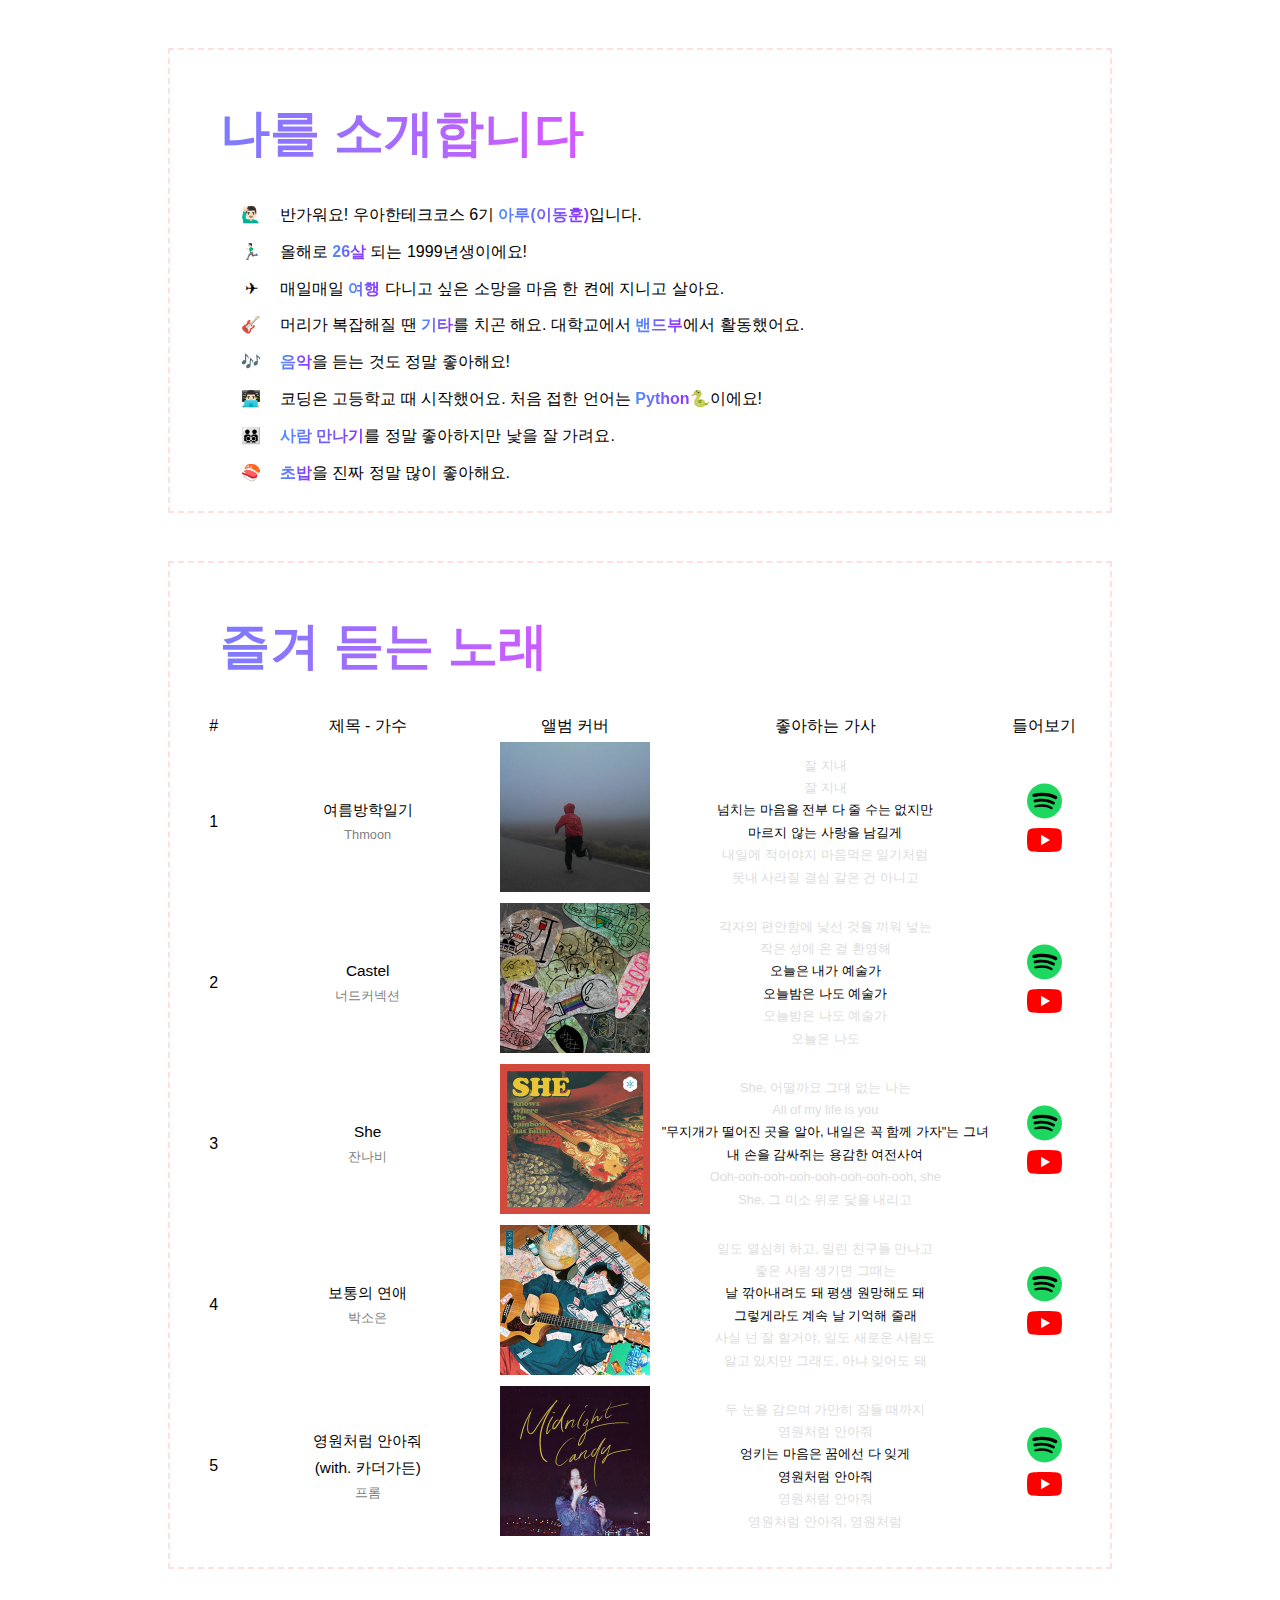
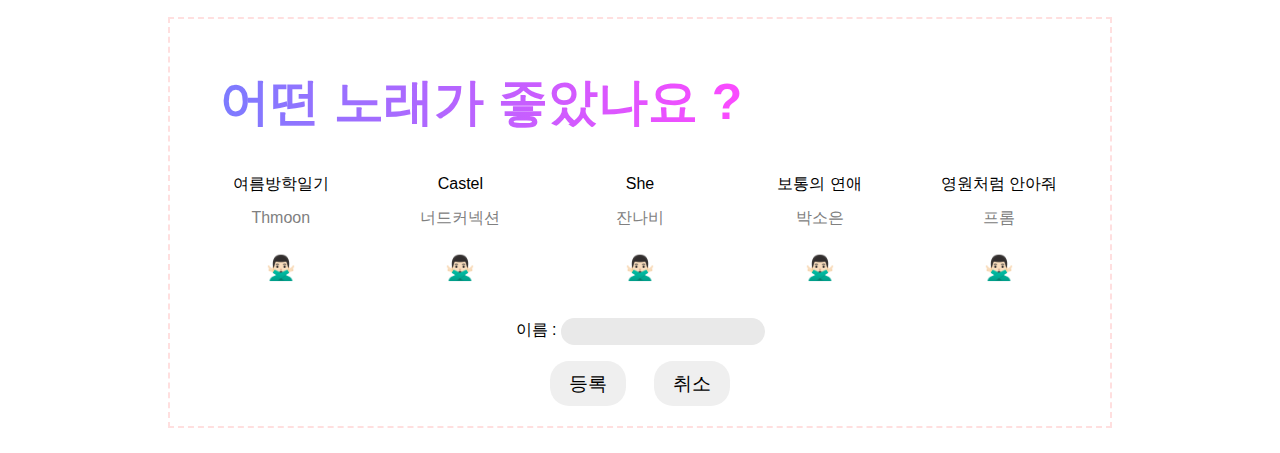
<file: html/index.html>
<!DOCTYPE HTML>

<HTML>
<head>
    <meta charset="utf-8">
    <link rel="stylesheet" href="../css/style.css" />
    <title>안녕하세요 Woowacourse!</title>
</head>

<body>

    <div class="section">    
        <h2 class="section-title">나를 소개합니다</h2>
        <div id="introduce">
            <p><span class="emoji">🙋🏻‍♂️</span>반가워요! 우아한테크코스 6기 <strong>아루(이동훈)</strong>입니다.<br></p>
            <p><span class="emoji">🏃🏻‍♂️</span>올해로 <strong>26살</strong> 되는 1999년생이에요!<br></p>
            <p><span class="emoji">✈</span>매일매일 <strong>여행</strong> 다니고 싶은 소망을 마음 한 켠에 지니고 살아요.<br></p>
            <p><span class="emoji">🎸</span>머리가 복잡해질 땐 <strong>기타</strong>를 치곤 해요. 대학교에서 <strong>밴드부</strong>에서 활동했어요.<br></p>
            <p><span class="emoji">🎶</span><strong>음악</strong>을 듣는 것도 정말 좋아해요!<br></p>
            <p><span class="emoji">👨🏻‍💻</span>코딩은 고등학교 때 시작했어요. 처음 접한 언어는 <strong>Python</strong>🐍이에요!<br></p>
            <p><span class="emoji">👨‍👨‍👦‍👦</span><strong>사람 만나기</strong>를 정말 좋아하지만 낯을 잘 가려요.<br></p>
            <p><span class="emoji">🍣‍</span><strong>초밥</strong>을 진짜 정말 많이 좋아해요.<br></p>
        </div>
    </div>
    
    <div class="section">    
        <h2 class="section-title">즐겨 듣는 노래</h2>
        <table class="music-table">
            <tr>
                <th class="music-number">#</th>
                <th>제목 - 가수</th>
                <th>앨범 커버</th>
                <th>좋아하는 가사</th>
                <th>들어보기</th>
            </tr>
            <tr>
                <td>1</td>
                <td class="title-artist"><span class="music-title">여름방학일기</span><br/><span class="music-artist">Thmoon</span></td>
                <td><img class="album-cover" src="../images/album-covers/thmoon.jpg"/></td>
                <td class="lyrics"><span class="sub-lyrics">잘 지내<br/>잘 지내<br/></span>넘치는 마음을 전부 다 줄 수는 없지만<br/>마르지 않는 사랑을 남길게<br/><span class="sub-lyrics">내일에 적어야지 마음먹은 일기처럼<br/>못내 사라질 결심 같은 건 아니고</span></td>
                <td class="listen">
                    <a href="https://open.spotify.com/track/3z5hyeCeUwTxYiDX67lVZE" target="_blank"><img class="spotify"/></a><br/>
                    <a href="https://www.youtube.com/watch?v=S55tpnKO17s" target="_blank"><img class="youtube"/></a>
                </td>
                
            </tr>
            <tr>
                <td>2</td>
                <td class="title-artist"><span class="music-title">Castel</span><br/><span class="music-artist">너드커넥션</span></td>
                <td><img class="album-cover" src="../images/album-covers/nerdconnection.jpg"/></td>
                <td class="lyrics"><span class="sub-lyrics">각자의 편안함에 낯선 것을 끼워 넣는<br/>작은 성에 온 걸 환영해<br/></span>오늘은 내가 예술가<br/>오늘밤은 나도 예술가<br/><span class="sub-lyrics">오늘밤은 나도 예술가<br/>오늘은 나도<br/></span></td>
                <td class="listen">
                    <a href="https://open.spotify.com/track/5Q7cvIrK1LbiFrnFbqCRFM" target="_blank"><img class="spotify"/></a><br/>
                    <a href="https://www.youtube.com/watch?v=YgWANQ5vOUI" target="_blank"><img class="youtube"/></a>
                </td>
            </tr>
            <tr>
                <td>3</td>
                <td class="title-artist"><span class="music-title">She</span><br/><span class="music-artist">잔나비</span></td>
                <td><img class="album-cover" src="../images/album-covers/jannabi.jpg"/></td>
                <td class="lyrics"><span class="sub-lyrics">She, 어떨까요 그대 없는 나는<br/>All of my life is you<br/></span>"무지개가 떨어진 곳을 알아, 내일은 꼭 함께 가자"는 그녀<br/>내 손을 감싸쥐는 용감한 여전사여<br/><span class="sub-lyrics">Ooh-ooh-ooh-ooh-ooh-ooh-ooh-ooh, she<br/>She, 그 미소 위로 닻을 내리고</span></td>
                <td class="listen">
                    <a href="https://open.spotify.com/track/57rt6Jj7woE21ae3Ml2vw8" target="_blank"><img class="spotify"/></a> <br/>
                    <a href="https://www.youtube.com/watch?v=UbSlWaerUIE" target="_blank"><img class="youtube"/></a>
                </td>
            </tr>
            
            <tr>
                <td>4</td>
                <td class="title-artist"><span class="music-title">보통의 연애</span><br/><span class="music-artist">박소은</span></td>
                <td><img class="album-cover" src="../images/album-covers/parksoeun.jpg"/></td>
                <td class="lyrics"><span class="sub-lyrics">일도 열심히 하고, 밀린 친구들 만나고<br/>좋은 사람 생기면 그때는</br></span>날 깎아내려도 돼 평생 원망해도 돼<br/>그렇게라도 계속 날 기억해 줄래<br/><span class="sub-lyrics">사실 넌 잘 할거야, 일도 새로운 사람도<br/>알고 있지만 그래도, 아냐 잊어도 돼</span></td>
                <td class="listen">
                    <a href="https://open.spotify.com/track/73a37NVjS5Is3rTciwcikd" target="_blank"><img class="spotify"/></a><br/>
                    <a href="https://www.youtube.com/watch?v=cAkIPVHcUoI" target="_blank"><img class="youtube"/></a>
                </td>
            </tr>
            
            <tr>
                <td>5</td>
                <td class="title-artist"><span class="music-title">영원처럼 안아줘<br/>(with. 카더가든)</span><br/><span class="music-artist">프롬</span></td>
                <td><img class="album-cover" src="../images/album-covers/fromm.jpg"/></td>
                <td class="lyrics"><span class="sub-lyrics">두 눈을 감으며 가만히 잠들 때까지<br/>영원처럼 안아줘<br/></span>엉키는 마음은 꿈에선 다 잊게<br/>영원처럼 안아줘<br/><span class="sub-lyrics">영원처럼 안아줘<br/>영원처럼 안아줘, 영원처럼</span></td>
                <td class="listen">
                    <a href="https://open.spotify.com/track/3APExm2ck3E0pgERh17CB8" target="_blank"><img class="spotify"/></a><br/>
                    <a href="https://www.youtube.com/watch?v=1C-y21sRN80" target="_blank"><img class="youtube"/></a>
                </td>
            </tr>
        </table>
    </div>
    
    <div class="section">
        <h2 class="section-title">어떤 노래가 좋았나요 ?</h2>
        
        <form>
            <table class="music-vote">
                <tr>
                    <td><span><label for="song-1">여름방학일기 </label></span></td>
                    <td><span><label for="song-2">Castel </label></span></td>
                    <td><span><label for="song-3">She </label></span></td>
                    <td><span><label for="song-4">보통의 연애 </label></span></td>
                    <td><span><label for="song-5">영원처럼 안아줘 </label></span></td>
                </tr>
                <tr>
                    <td><span class="music-artist"><label for="song-1">Thmoon</label></span></td>
                    <td><span class="music-artist"><label for="song-2">너드커넥션</label></span></td>
                    <td><span class="music-artist"><label for="song-3">잔나비</label></span></td>
                    <td><span class="music-artist"><label for="song-4">박소은</label></span></td>
                    <td><span class="music-artist"><label for="song-5">프롬</label></span></td>
                </tr>
                <tr>
                    <td> <div class="vote-container"><input type="checkbox" class="vote" id="song-1"/> <label for="song-1"> </label></div></td>
                    <td> <div class="vote-container"><input type="checkbox" class="vote" id="song-2"/> <label for="song-2"> </label></div></td>
                    <td> <div class="vote-container"><input type="checkbox" class="vote" id="song-3"/> <label for="song-3"> </label></div></td>
                    <td> <div class="vote-container"><input type="checkbox" class="vote" id="song-4"/> <label for="song-4"> </label></div></td>
                    <td> <div class="vote-container"><input type="checkbox" class="vote" id="song-5"/> <label for="song-5"> </label></div></td>
                </tr>
            </table>
            
            <div class="name-field-container">이름 : <input id="name-field" type="text"></input></div>
            
            <div class="formBtns">
                <input type="button" value="등록" id="submitBtn" class="formBtn"></button> 
                <input type="reset" value="취소" class="formBtn"></button> 
            </div>
            
        </form>
    </div>
    
</body>

<script src="../js/donghoony.js"></script>
</HTML>
</file>
<file: css/style.css>
* {
    font-family: Pretendard, 'Segoe UI Emoji', sans-serif;
    padding: 0px;
    margin: 0px;
	cursor: url("../images/cursor.cur"), auto;
}

body {
    -ms-overflow-style: none;
    /* IE and Edge */
    scrollbar-width: none;
    /* Firefox */
    /* disable dragging */
    -webkit-user-select: none;
    -moz-user-select: none;
    -ms-user-select: none;
    user-select: none
}

.section-title {
    padding: 30px;
    font-weight: 800;
    font-size: 50px;
    background: linear-gradient(to right, #757EFF, #F94BFF 60%);
    -webkit-background-clip: text;
    -webkit-text-fill-color: transparent;
}

.section {
    border: 2px dashed #ffdfdf;
    margin: 3em auto;
    padding: 20px;
    max-width: 900px;
    margin-bottom: 25px;
}

.music-table {
    margin: auto;
}

.music-table th {
    font-weight: 500;
}

.music-title {
    font-size: 1.2em;
}

.music-artist {
    color: gray;
}

.music-table * {
    text-align: center;
    line-height: 1.75;
}

.music-number {
    width: 5%;
}

.title-artist {
    font-size: 0.8em;
    width: 30%;
}

.lyrics {
    font-size: 0.8em;
    width: 40%;
}

.album-cover {
    height: 150px;
    width: 150px;
}

.listen {
    width: 10%;
}

.spotify {
    content: url("../images/buttons/spotify.svg");
    width: 35px;
}

.youtube {
    content: url("../images/buttons/youtube.svg");
    width: 35px;
}

#introduce {
	display: flex;
	line-height: 2.3em;
    padding-left: 5%;
    margin: auto;
	flex-direction: column;
}

/* Prevent convert overflows, causing 꾸물꾸물 */
#introduce > p {
    max-height: 2.3em;
} 

#introduce > p:hover > .emoji {
    transform: scale(1.5);
}

#introduce > p > strong {
    transition: 0.2s cubic-bezier(0.01, 0.3, 0.4, 2.35);
}

#introduce > p:hover > strong {
    font-size: 20px;
}

/* Fixing emoji with different width*/
#introduce > p > .emoji {
    transition: 0.2s cubic-bezier(0.01, 0.3, 0.4, 2.35);
    display: inline-block;
    width: 32px;
    text-align: center;
    margin-right: 12.8px;
}

#introduce > p > strong {
    background: linear-gradient(to right, #4D90FE, #8C39FF 90%);
    -webkit-background-clip: text;
    -webkit-text-fill-color: transparent;
}

.music-vote {
    margin: auto;
    width: 100%;
}

.music-vote td {
    width: 20%;
    line-height: 2;
    text-align: center;
}

.vote {
    display: none;
}

.vote-container {
    display: flex;
    justify-content: center;
    align-items: center;
}

.vote + label {
    font-size: 1.5rem;
    width: 2rem;
    height: 4rem;
    display: flex;
    justify-content: center;
    align-items: center;
    border-radius: 50%;
    transition: .1s all;
    cursor: pointer;
}

.vote + label:after {
  content: "🙅🏻‍♂️";
}

.vote:checked + label:after {
  content: "🙆🏻‍♂️";
}

.vote:checked + label {
  transform: scale(1.3);
}

.vote:checked + label:hover {
  transform: 0.2s cubic-bezier(0.01, 0.3, 0.4, 2.35);
}

.vote + label:hover {
  transform: 0.2s cubic-bezier(0.01, 0.3, 0.4, 2.35);
}

.formBtn {
    border: none;
    font-size: 1.2em;
    padding: 0.5em;
    padding-left: 1em;
    padding-right: 1em;
    border-radius: 1em;
}

.formBtns {
    display: flex;
    justify-content: space-between;
    width: 20%;
    margin: auto;
}

#name-field {
    border: none;
    border-radius: 1em;
    padding-left: 1em;
    padding-right: 1em;
    line-height: 2em;
    background-color: #e9e9e9;
}

.name-field-container {
    text-align: center;
    margin: 1em auto;
}

.sub-lyrics {
    color: #dddddd;
}
</file>
